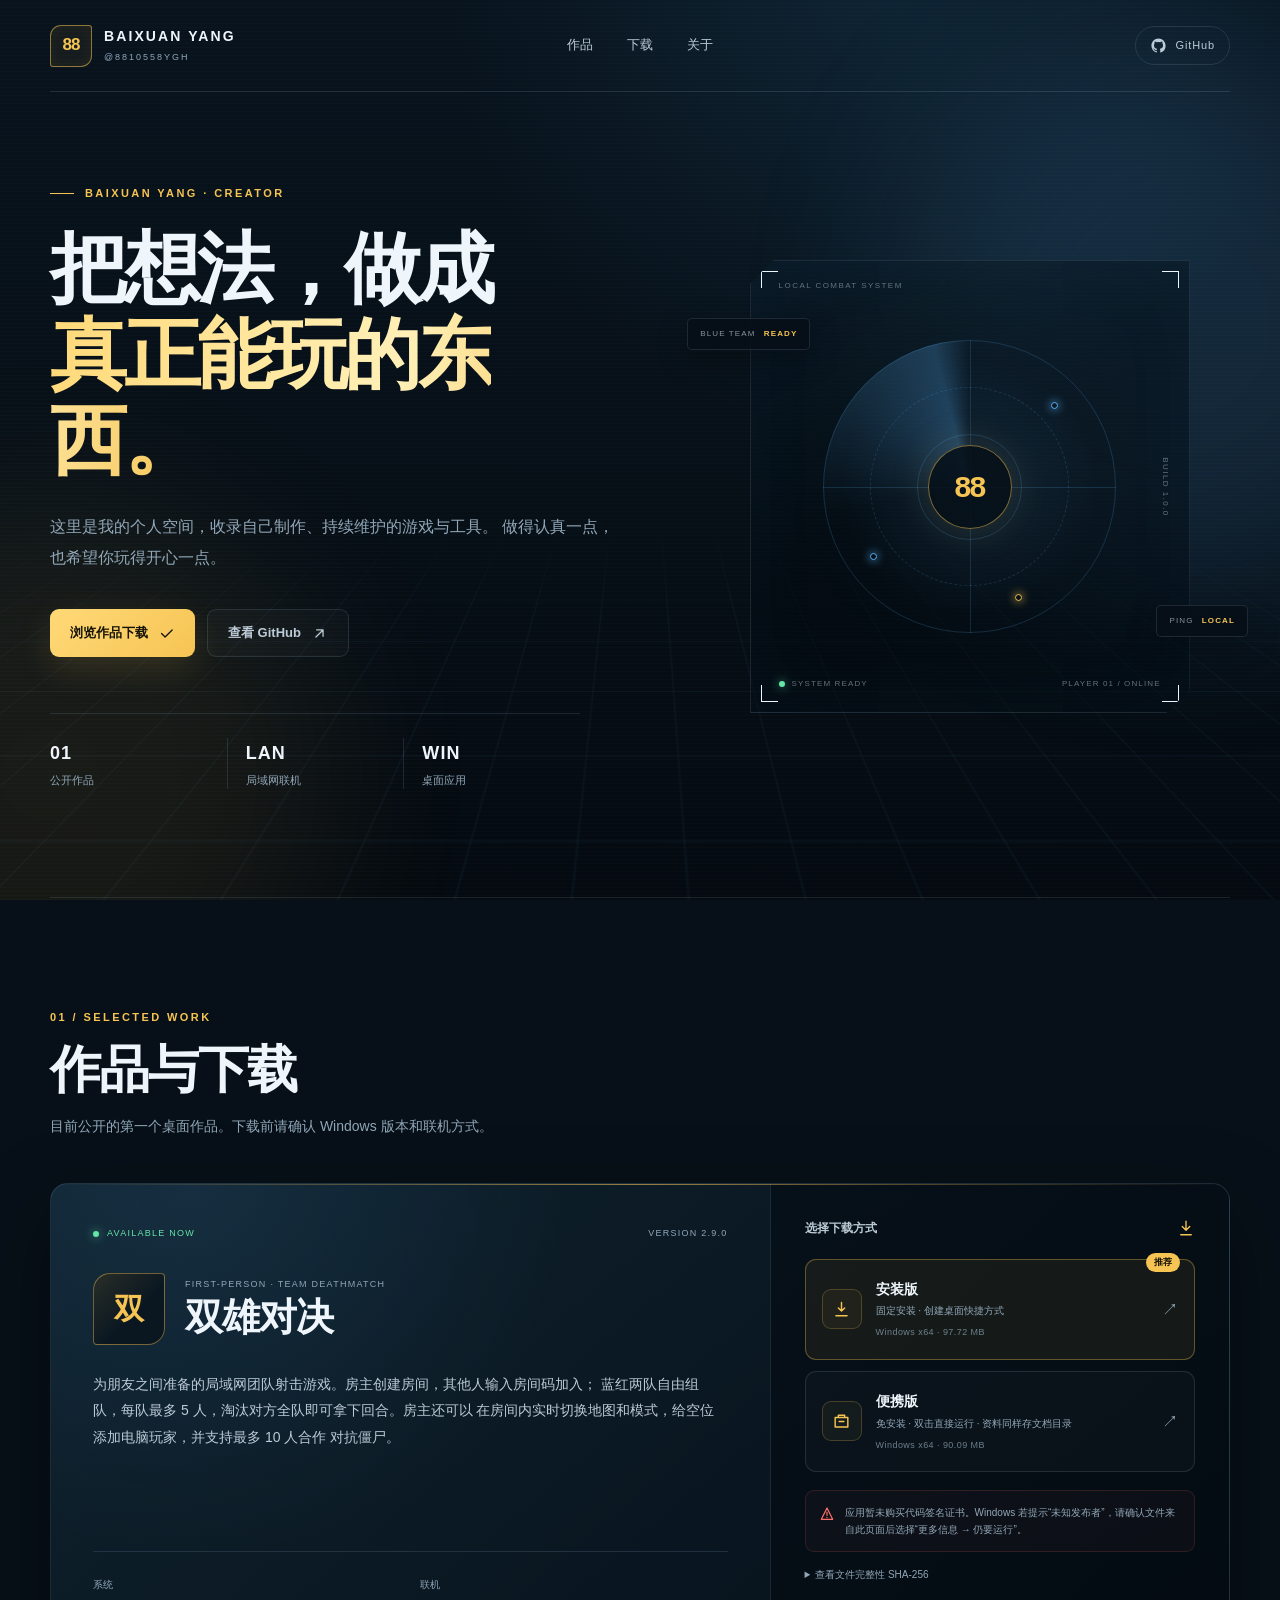
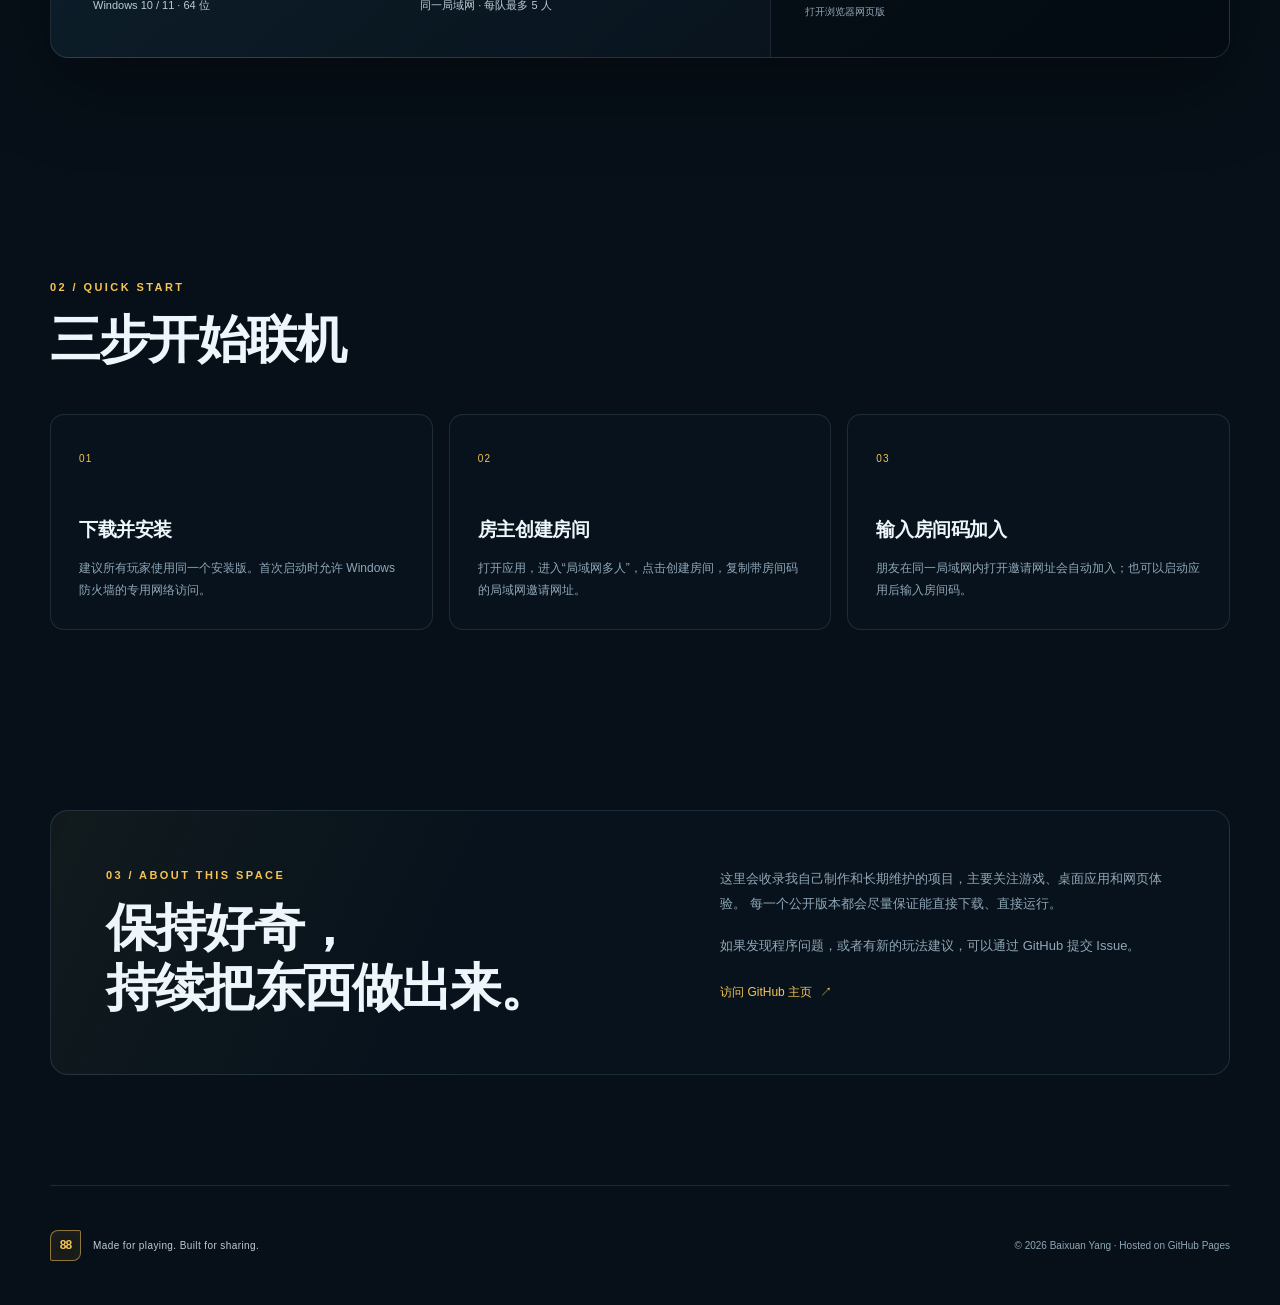
<file: index.html>
<!doctype html>
<html lang="zh-CN">
<head>
  <meta charset="utf-8">
  <meta name="viewport" content="width=device-width, initial-scale=1">
  <meta name="theme-color" content="#071018">
  <meta name="color-scheme" content="dark">
  <meta name="description" content="Baixuan Yang（8810558ygh）的个人主页，收录游戏作品与实用工具，并提供 Windows 桌面版下载。">
  <meta property="og:title" content="Baixuan Yang · 个人空间">
  <meta property="og:description" content="游戏作品与实用工具下载。">
  <meta property="og:type" content="website">
  <meta property="og:url" content="https://8810558ygh.github.io/">
  <title>Baixuan Yang · 个人空间</title>
  <link rel="icon" href="favicon.svg" type="image/svg+xml">
  <link rel="stylesheet" href="style.css">
</head>
<body>
  <a class="skip-link" href="#main">跳到主要内容</a>

  <div class="page-atmosphere" aria-hidden="true">
    <div class="grid-plane"></div>
    <div class="glow glow-a"></div>
    <div class="glow glow-b"></div>
    <div class="scan-line"></div>
  </div>

  <header class="site-header">
    <a class="brand" href="#top" aria-label="Baixuan Yang 个人空间首页">
      <span class="brand-mark">88</span>
      <span class="brand-copy">
        <strong>BAIXUAN YANG</strong>
        <small>@8810558YGH</small>
      </span>
    </a>

    <nav class="site-nav" aria-label="主导航">
      <a href="#projects">作品</a>
      <a href="#downloads">下载</a>
      <a href="#about">关于</a>
    </nav>

    <a class="github-link" href="https://github.com/8810558ygh" target="_blank" rel="noreferrer">
      <svg viewBox="0 0 24 24" aria-hidden="true">
        <path d="M12 2C6.48 2 2 6.58 2 12.23c0 4.52 2.87 8.35 6.84 9.71.5.1.68-.22.68-.49 0-.24-.01-1.04-.01-1.88-2.78.62-3.37-1.21-3.37-1.21-.45-1.18-1.11-1.49-1.11-1.49-.91-.63.07-.62.07-.62 1 .07 1.53 1.05 1.53 1.05.9 1.57 2.35 1.12 2.92.85.09-.66.35-1.12.64-1.38-2.22-.26-4.56-1.14-4.56-5.06 0-1.12.39-2.03 1.03-2.75-.1-.26-.45-1.3.1-2.71 0 0 .84-.27 2.75 1.05A9.3 9.3 0 0 1 12 6.94a9.3 9.3 0 0 1 2.5.35c1.91-1.32 2.75-1.05 2.75-1.05.55 1.41.2 2.45.1 2.71.64.72 1.03 1.63 1.03 2.75 0 3.93-2.34 4.8-4.57 5.05.36.32.68.94.68 1.9 0 1.38-.01 2.49-.01 2.83 0 .27.18.59.69.49A10.25 10.25 0 0 0 22 12.23C22 6.58 17.52 2 12 2Z"/>
      </svg>
      <span>GitHub</span>
    </a>
  </header>

  <main id="main">
    <section class="hero" id="top">
      <div class="hero-copy reveal">
        <p class="eyebrow"><span></span> BAIXUAN YANG · CREATOR</p>
        <h1>把想法，做成<br><em>真正能玩的东西。</em></h1>
        <p class="hero-lead">
          这里是我的个人空间，收录自己制作、持续维护的游戏与工具。
          做得认真一点，也希望你玩得开心一点。
        </p>
        <div class="hero-actions">
          <a class="button button-primary" href="#downloads">
            浏览作品下载
            <svg viewBox="0 0 24 24" aria-hidden="true"><path d="m5 12 5 5L20 7"/></svg>
          </a>
          <a class="button button-quiet" href="https://github.com/8810558ygh" target="_blank" rel="noreferrer">
            查看 GitHub
            <svg viewBox="0 0 24 24" aria-hidden="true"><path d="M7 17 17 7M8 7h9v9"/></svg>
          </a>
        </div>
        <div class="hero-meta" aria-label="个人空间概览">
          <div><strong>01</strong><span>公开作品</span></div>
          <div><strong>LAN</strong><span>局域网联机</span></div>
          <div><strong>WIN</strong><span>桌面应用</span></div>
        </div>
      </div>

      <div class="hero-visual reveal" aria-hidden="true">
        <div class="hud-frame">
          <span class="corner corner-tl"></span>
          <span class="corner corner-tr"></span>
          <span class="corner corner-bl"></span>
          <span class="corner corner-br"></span>
          <div class="hud-label hud-label-top">LOCAL COMBAT SYSTEM</div>
          <div class="hud-label hud-label-side">BUILD 1.0.0</div>
          <div class="radar">
            <div class="radar-ring ring-outer"></div>
            <div class="radar-ring ring-mid"></div>
            <div class="radar-ring ring-inner"></div>
            <div class="radar-sweep"></div>
            <div class="radar-axis axis-x"></div>
            <div class="radar-axis axis-y"></div>
            <div class="radar-core">88</div>
            <span class="target-dot dot-a"></span>
            <span class="target-dot dot-b"></span>
            <span class="target-dot dot-c"></span>
          </div>
          <div class="hud-status">
            <span><i></i> SYSTEM READY</span>
            <span>PLAYER 01 / ONLINE</span>
          </div>
        </div>
        <div class="floating-tag tag-one">BLUE TEAM <b>READY</b></div>
        <div class="floating-tag tag-two">PING <b>LOCAL</b></div>
      </div>
    </section>

    <section class="section projects" id="projects">
      <div class="section-heading reveal">
        <p class="section-index">01 / SELECTED WORK</p>
        <h2>作品与下载</h2>
        <p>目前公开的第一个桌面作品。下载前请确认 Windows 版本和联机方式。</p>
      </div>

      <article class="project-card reveal" id="downloads">
        <div class="project-main">
          <div class="project-topline">
            <span class="live-label"><i></i> AVAILABLE NOW</span>
            <span class="version">VERSION 2.9.0</span>
          </div>

          <div class="project-title-row">
            <div class="game-emblem" aria-hidden="true">
              <span>双</span>
            </div>
            <div>
              <p class="project-kicker">FIRST-PERSON · TEAM DEATHMATCH</p>
              <h3>双雄对决</h3>
            </div>
          </div>

          <p class="project-description">
            为朋友之间准备的局域网团队射击游戏。房主创建房间，其他人输入房间码加入；
            蓝红两队自由组队，每队最多 5 人，淘汰对方全队即可拿下回合。房主还可以
            在房间内实时切换地图和模式，给空位添加电脑玩家，并支持最多 10 人合作
            对抗僵尸。
          </p>

          <div class="requirements">
            <div>
              <small>系统</small>
              <strong>Windows 10 / 11 · 64 位</strong>
            </div>
            <div>
              <small>联机</small>
              <strong>同一局域网 · 每队最多 5 人</strong>
            </div>
          </div>
        </div>

        <div class="download-panel">
          <div class="download-panel-head">
            <span>选择下载方式</span>
            <svg viewBox="0 0 24 24" aria-hidden="true"><path d="M12 3v12m0 0 5-5m-5 5-5-5M5 21h14"/></svg>
          </div>

          <a class="download-option download-option-primary download-link"
             href="downloads/heroes-duel-2.9.0-setup.exe"
             download
             data-download="安装版">
            <span class="download-badge">推荐</span>
            <span class="download-icon">
              <svg viewBox="0 0 24 24" aria-hidden="true"><path d="M12 3v11m0 0 4-4m-4 4-4-4M5 20h14"/></svg>
            </span>
            <span class="download-copy">
              <strong>安装版</strong>
              <small>固定安装 · 创建桌面快捷方式</small>
              <em>Windows x64 · 97.72 MB</em>
            </span>
            <span class="download-arrow">↗</span>
          </a>

          <a class="download-option download-link"
             href="downloads/heroes-duel-2.9.0-portable.exe"
             download
             data-download="便携版">
            <span class="download-icon">
              <svg viewBox="0 0 24 24" aria-hidden="true"><path d="M4 7h16v12H4zM8 7V4h8v3M9 12h6"/></svg>
            </span>
            <span class="download-copy">
              <strong>便携版</strong>
              <small>免安装 · 双击直接运行 · 资料同样存文档目录</small>
              <em>Windows x64 · 90.09 MB</em>
            </span>
            <span class="download-arrow">↗</span>
          </a>

          <div class="download-note">
            <svg viewBox="0 0 24 24" aria-hidden="true"><path d="M12 3 3.5 20h17L12 3Zm0 6v5m0 3v.1"/></svg>
            <p>应用暂未购买代码签名证书。Windows 若提示“未知发布者”，请确认文件来自此页面后选择“更多信息 → 仍要运行”。</p>
          </div>

          <details class="checksum-box">
            <summary>查看文件完整性 SHA-256</summary>
            <div>
              <span>安装版</span>
              <code>81ABE3489C3729A019BAEB90E9EDFC28A95A86317CBF67D91B26769A246E9100</code>
            </div>
            <div>
              <span>便携版</span>
              <code>6A66C21FE9EFD0E8C95FB02AD637470B2D4EE61FBF097FFBCB60CE0DD4007372</code>
            </div>
          </details>

          <a class="release-link" href="https://8810558ygh.github.io/fps/">
            打开浏览器网页版
          </a>
        </div>
      </article>
    </section>

    <section class="section start-guide">
      <div class="section-heading reveal">
        <p class="section-index">02 / QUICK START</p>
        <h2>三步开始联机</h2>
      </div>
      <div class="steps">
        <article class="step-card reveal">
          <span>01</span>
          <h3>下载并安装</h3>
          <p>建议所有玩家使用同一个安装版。首次启动时允许 Windows 防火墙的专用网络访问。</p>
        </article>
        <article class="step-card reveal">
          <span>02</span>
          <h3>房主创建房间</h3>
          <p>打开应用，进入“局域网多人”，点击创建房间，复制带房间码的局域网邀请网址。</p>
        </article>
        <article class="step-card reveal">
          <span>03</span>
          <h3>输入房间码加入</h3>
          <p>朋友在同一局域网内打开邀请网址会自动加入；也可以启动应用后输入房间码。</p>
        </article>
      </div>
    </section>

    <section class="section about" id="about">
      <div class="about-panel reveal">
        <div>
          <p class="section-index">03 / ABOUT THIS SPACE</p>
          <h2>保持好奇，<br>持续把东西做出来。</h2>
        </div>
        <div class="about-copy">
          <p>
            这里会收录我自己制作和长期维护的项目，主要关注游戏、桌面应用和网页体验。
            每一个公开版本都会尽量保证能直接下载、直接运行。
          </p>
          <p>
            如果发现程序问题，或者有新的玩法建议，可以通过 GitHub 提交 Issue。
          </p>
          <a class="text-link" href="https://github.com/8810558ygh" target="_blank" rel="noreferrer">
            访问 GitHub 主页 <span>↗</span>
          </a>
        </div>
      </div>
    </section>
  </main>

  <footer class="site-footer">
    <div>
      <span class="brand-mark brand-mark-small">88</span>
      <p>Made for playing. Built for sharing.</p>
    </div>
    <p>© <span id="currentYear">2026</span> Baixuan Yang · Hosted on GitHub Pages</p>
  </footer>

  <div class="download-toast" id="downloadToast" role="status" aria-live="polite">
    正在打开下载…
  </div>

  <script src="script.js"></script>
</body>
</html>
</file>
<file: style.css>
:root {
  --bg: #071018;
  --bg-deep: #040a10;
  --panel: rgba(11, 24, 35, 0.82);
  --line: rgba(170, 205, 229, 0.14);
  --line-bright: rgba(170, 205, 229, 0.3);
  --text: #eef6fb;
  --muted: #91a7b8;
  --muted-bright: #bccbd6;
  --accent: #f6c453;
  --accent-strong: #ffd978;
  --accent-dark: #171407;
  --blue: #5eb7ff;
  --red: #ff7168;
  --green: #65e6a7;
  --font-display: "Bahnschrift", "DIN Alternate", "Microsoft YaHei", sans-serif;
  --font-body: "Microsoft YaHei", "PingFang SC", "Noto Sans SC", sans-serif;
  --radius: 18px;
  --shadow: 0 28px 80px rgba(0, 0, 0, 0.38);
}

* {
  box-sizing: border-box;
}

html {
  scroll-behavior: smooth;
}

body {
  margin: 0;
  min-width: 320px;
  color: var(--text);
  background: var(--bg);
  font-family: var(--font-body);
  font-size: 16px;
  line-height: 1.7;
  overflow-x: hidden;
}

a {
  color: inherit;
  text-decoration: none;
}

button,
a {
  -webkit-tap-highlight-color: transparent;
}

svg {
  display: block;
  fill: none;
  stroke: currentColor;
  stroke-width: 1.8;
  stroke-linecap: round;
  stroke-linejoin: round;
}

.skip-link {
  position: fixed;
  top: 12px;
  left: 12px;
  z-index: 100;
  padding: 10px 16px;
  color: var(--bg);
  background: var(--accent);
  border-radius: 8px;
  transform: translateY(-160%);
  transition: transform 180ms ease;
}

.skip-link:focus {
  transform: translateY(0);
}

.page-atmosphere {
  position: fixed;
  inset: 0;
  z-index: -1;
  overflow: hidden;
  pointer-events: none;
  background:
    radial-gradient(circle at 70% 0%, rgba(38, 94, 129, 0.22), transparent 35%),
    linear-gradient(180deg, #08131d 0%, var(--bg) 48%, var(--bg-deep) 100%);
}

.grid-plane {
  position: absolute;
  left: -20%;
  right: -20%;
  bottom: -28%;
  height: 68%;
  opacity: 0.27;
  transform: perspective(580px) rotateX(62deg);
  transform-origin: center top;
  background-image:
    linear-gradient(rgba(94, 183, 255, 0.16) 1px, transparent 1px),
    linear-gradient(90deg, rgba(94, 183, 255, 0.16) 1px, transparent 1px);
  background-size: 54px 54px;
  mask-image: linear-gradient(to bottom, transparent, #000 22%, #000 70%, transparent);
}

.glow {
  position: absolute;
  width: 35rem;
  aspect-ratio: 1;
  border-radius: 50%;
  filter: blur(90px);
  opacity: 0.14;
}

.glow-a {
  top: 5%;
  right: -14%;
  background: var(--blue);
}

.glow-b {
  top: 55%;
  left: -18%;
  background: var(--accent);
  opacity: 0.08;
}

.scan-line {
  position: absolute;
  inset: 0;
  opacity: 0.035;
  background: repeating-linear-gradient(
    to bottom,
    transparent 0,
    transparent 3px,
    #ffffff 4px
  );
}

.site-header {
  width: min(1180px, calc(100% - 48px));
  height: 92px;
  margin: 0 auto;
  display: grid;
  grid-template-columns: 1fr auto 1fr;
  align-items: center;
  gap: 24px;
  border-bottom: 1px solid var(--line);
}

.brand {
  justify-self: start;
  display: inline-flex;
  align-items: center;
  gap: 12px;
}

.brand-mark {
  width: 42px;
  height: 42px;
  display: grid;
  place-items: center;
  color: var(--accent);
  border: 1px solid rgba(246, 196, 83, 0.55);
  border-radius: 11px 3px 11px 3px;
  font-family: var(--font-display);
  font-size: 17px;
  font-weight: 800;
  letter-spacing: -1px;
  background: rgba(246, 196, 83, 0.055);
  box-shadow: inset 0 0 18px rgba(246, 196, 83, 0.05);
}

.brand-copy {
  display: flex;
  flex-direction: column;
}

.brand-copy strong {
  font-family: var(--font-display);
  font-size: 14px;
  letter-spacing: 0.15em;
}

.brand-copy small {
  margin-top: 1px;
  color: var(--muted);
  font-family: var(--font-display);
  font-size: 9px;
  letter-spacing: 0.22em;
}

.site-nav {
  display: flex;
  align-items: center;
  gap: 34px;
}

.site-nav a {
  position: relative;
  color: var(--muted-bright);
  font-size: 13px;
  transition: color 180ms ease;
}

.site-nav a::after {
  content: "";
  position: absolute;
  left: 0;
  right: 100%;
  bottom: -7px;
  height: 1px;
  background: var(--accent);
  transition: right 180ms ease;
}

.site-nav a:hover,
.site-nav a:focus-visible {
  color: var(--text);
}

.site-nav a:hover::after,
.site-nav a:focus-visible::after {
  right: 0;
}

.github-link {
  justify-self: end;
  display: inline-flex;
  align-items: center;
  gap: 8px;
  padding: 9px 14px;
  color: var(--muted-bright);
  border: 1px solid var(--line);
  border-radius: 999px;
  font-family: var(--font-display);
  font-size: 11px;
  letter-spacing: 0.08em;
  transition: color 180ms ease, border-color 180ms ease, background 180ms ease;
}

.github-link svg {
  width: 17px;
  height: 17px;
  fill: currentColor;
  stroke: none;
}

.github-link:hover,
.github-link:focus-visible {
  color: var(--text);
  border-color: var(--line-bright);
  background: rgba(255, 255, 255, 0.035);
}

main {
  width: min(1180px, calc(100% - 48px));
  margin: 0 auto;
}

.hero {
  min-height: 650px;
  padding: 92px 0 108px;
  display: grid;
  grid-template-columns: minmax(0, 1.06fr) minmax(410px, 0.94fr);
  align-items: center;
  gap: 72px;
}

.eyebrow,
.section-index {
  margin: 0 0 22px;
  color: var(--accent);
  font-family: var(--font-display);
  font-size: 11px;
  font-weight: 600;
  letter-spacing: 0.22em;
}

.eyebrow {
  display: flex;
  align-items: center;
  gap: 11px;
}

.eyebrow span {
  width: 24px;
  height: 1px;
  background: currentColor;
}

.hero h1 {
  margin: 0;
  max-width: 690px;
  font-family: var(--font-display);
  font-size: clamp(46px, 6vw, 78px);
  font-weight: 700;
  line-height: 1.12;
  letter-spacing: -0.045em;
}

.hero h1 em {
  color: transparent;
  font-style: normal;
  background: linear-gradient(100deg, var(--accent-strong), #fff0b8 60%, var(--accent));
  background-clip: text;
  -webkit-background-clip: text;
}

.hero-lead {
  max-width: 580px;
  margin: 28px 0 0;
  color: var(--muted);
  font-size: 16px;
  line-height: 1.95;
}

.hero-actions {
  margin-top: 36px;
  display: flex;
  flex-wrap: wrap;
  gap: 12px;
}

.button {
  min-height: 48px;
  display: inline-flex;
  align-items: center;
  justify-content: center;
  gap: 10px;
  padding: 0 20px;
  border-radius: 9px;
  font-size: 13px;
  font-weight: 700;
  transition: transform 180ms ease, background 180ms ease, border-color 180ms ease;
}

.button svg {
  width: 17px;
  height: 17px;
}

.button:hover,
.button:focus-visible {
  transform: translateY(-2px);
}

.button-primary {
  color: var(--accent-dark);
  background: linear-gradient(135deg, var(--accent-strong), var(--accent));
  box-shadow: 0 12px 35px rgba(246, 196, 83, 0.14);
}

.button-quiet {
  color: var(--muted-bright);
  border: 1px solid var(--line);
  background: rgba(255, 255, 255, 0.025);
}

.button-quiet:hover,
.button-quiet:focus-visible {
  color: var(--text);
  border-color: var(--line-bright);
  background: rgba(255, 255, 255, 0.05);
}

.hero-meta {
  max-width: 530px;
  margin-top: 56px;
  padding-top: 24px;
  display: grid;
  grid-template-columns: repeat(3, 1fr);
  border-top: 1px solid var(--line);
}

.hero-meta div {
  min-height: 45px;
  display: flex;
  flex-direction: column;
  gap: 2px;
  padding-left: 18px;
  border-left: 1px solid var(--line);
}

.hero-meta div:first-child {
  padding-left: 0;
  border-left: 0;
}

.hero-meta strong {
  font-family: var(--font-display);
  font-size: 18px;
  letter-spacing: 0.06em;
}

.hero-meta span {
  color: var(--muted);
  font-size: 11px;
}

.hero-visual {
  position: relative;
  min-height: 455px;
  display: grid;
  place-items: center;
}

.hud-frame {
  position: relative;
  width: min(100%, 440px);
  aspect-ratio: 0.97;
  display: grid;
  place-items: center;
  border: 1px solid var(--line);
  background:
    linear-gradient(145deg, rgba(31, 65, 87, 0.18), transparent 45%),
    rgba(4, 12, 18, 0.48);
  box-shadow: var(--shadow), inset 0 0 90px rgba(94, 183, 255, 0.035);
  clip-path: polygon(0 24px, 24px 0, 100% 0, 100% calc(100% - 24px), calc(100% - 24px) 100%, 0 100%);
}

.corner {
  position: absolute;
  width: 17px;
  height: 17px;
  border-color: rgba(246, 196, 83, 0.65);
}

.corner-tl {
  top: 10px;
  left: 10px;
  border-top: 1px solid;
  border-left: 1px solid;
}

.corner-tr {
  top: 10px;
  right: 10px;
  border-top: 1px solid;
  border-right: 1px solid;
}

.corner-bl {
  bottom: 10px;
  left: 10px;
  border-bottom: 1px solid;
  border-left: 1px solid;
}

.corner-br {
  right: 10px;
  bottom: 10px;
  border-right: 1px solid;
  border-bottom: 1px solid;
}

.hud-label {
  position: absolute;
  color: rgba(188, 203, 214, 0.5);
  font-family: var(--font-display);
  font-size: 8px;
  letter-spacing: 0.18em;
}

.hud-label-top {
  top: 18px;
  left: 28px;
}

.hud-label-side {
  top: 50%;
  right: 17px;
  writing-mode: vertical-rl;
  transform: translateY(-50%);
}

.radar {
  position: relative;
  width: 67%;
  aspect-ratio: 1;
  display: grid;
  place-items: center;
  border-radius: 50%;
  background: radial-gradient(circle, rgba(94, 183, 255, 0.11), transparent 62%);
}

.radar-ring {
  position: absolute;
  border: 1px solid rgba(94, 183, 255, 0.18);
  border-radius: 50%;
}

.ring-outer {
  inset: 0;
}

.ring-mid {
  inset: 16%;
  border-style: dashed;
}

.ring-inner {
  inset: 32%;
}

.radar-axis {
  position: absolute;
  background: rgba(94, 183, 255, 0.16);
}

.axis-x {
  left: 0;
  right: 0;
  top: 50%;
  height: 1px;
}

.axis-y {
  top: 0;
  bottom: 0;
  left: 50%;
  width: 1px;
}

.radar-sweep {
  position: absolute;
  inset: 0;
  border-radius: 50%;
  background: conic-gradient(from 0deg, transparent 0 72%, rgba(94, 183, 255, 0.24) 96%, transparent 100%);
  animation: sweep 7s linear infinite;
}

.radar-core {
  position: relative;
  z-index: 2;
  width: 84px;
  height: 84px;
  display: grid;
  place-items: center;
  border: 1px solid rgba(246, 196, 83, 0.5);
  border-radius: 50%;
  color: var(--accent);
  background: rgba(7, 16, 24, 0.84);
  font-family: var(--font-display);
  font-size: 30px;
  font-weight: 800;
  letter-spacing: -0.05em;
  box-shadow: 0 0 44px rgba(246, 196, 83, 0.13);
}

.target-dot {
  position: absolute;
  z-index: 2;
  width: 7px;
  height: 7px;
  border: 1px solid var(--blue);
  border-radius: 50%;
  box-shadow: 0 0 10px var(--blue);
}

.dot-a {
  top: 21%;
  right: 20%;
}

.dot-b {
  bottom: 25%;
  left: 16%;
}

.dot-c {
  right: 32%;
  bottom: 11%;
  border-color: var(--accent);
  box-shadow: 0 0 10px var(--accent);
}

.hud-status {
  position: absolute;
  right: 28px;
  bottom: 22px;
  left: 28px;
  display: flex;
  justify-content: space-between;
  color: rgba(188, 203, 214, 0.52);
  font-family: var(--font-display);
  font-size: 8px;
  letter-spacing: 0.14em;
}

.hud-status span:first-child {
  display: inline-flex;
  align-items: center;
  gap: 7px;
}

.hud-status i,
.live-label i {
  width: 6px;
  height: 6px;
  border-radius: 50%;
  background: var(--green);
  box-shadow: 0 0 10px rgba(101, 230, 167, 0.75);
}

.floating-tag {
  position: absolute;
  z-index: 3;
  padding: 8px 12px;
  color: rgba(188, 203, 214, 0.7);
  border: 1px solid var(--line);
  border-radius: 5px;
  background: rgba(7, 16, 24, 0.92);
  box-shadow: 0 10px 30px rgba(0, 0, 0, 0.3);
  font-family: var(--font-display);
  font-size: 8px;
  letter-spacing: 0.14em;
}

.floating-tag b {
  margin-left: 5px;
  color: var(--accent);
  font-weight: 600;
}

.tag-one {
  top: 13%;
  left: -22px;
}

.tag-two {
  right: -18px;
  bottom: 17%;
}

.section {
  padding: 110px 0;
}

.projects {
  border-top: 1px solid var(--line);
}

.section-heading {
  max-width: 720px;
  margin-bottom: 44px;
}

.section-index {
  margin-bottom: 13px;
}

.section-heading h2,
.about h2 {
  margin: 0;
  font-family: var(--font-display);
  font-size: clamp(34px, 4vw, 52px);
  line-height: 1.18;
  letter-spacing: -0.035em;
}

.section-heading > p:last-child {
  margin: 15px 0 0;
  color: var(--muted);
  font-size: 14px;
}

.project-card {
  position: relative;
  display: grid;
  grid-template-columns: minmax(0, 1.22fr) minmax(360px, 0.78fr);
  overflow: hidden;
  border: 1px solid var(--line);
  border-radius: var(--radius);
  background:
    radial-gradient(circle at 12% 0%, rgba(94, 183, 255, 0.095), transparent 33%),
    linear-gradient(140deg, rgba(16, 35, 49, 0.92), rgba(6, 15, 23, 0.96));
  box-shadow: var(--shadow);
}

.project-card::before {
  content: "";
  position: absolute;
  left: 0;
  right: 0;
  top: 0;
  height: 1px;
  background: linear-gradient(90deg, transparent, rgba(246, 196, 83, 0.58), transparent);
}

.project-main {
  padding: 42px;
  display: flex;
  flex-direction: column;
}

.project-topline {
  display: flex;
  align-items: center;
  justify-content: space-between;
  color: var(--muted);
  font-family: var(--font-display);
  font-size: 9px;
  letter-spacing: 0.14em;
}

.live-label {
  display: inline-flex;
  align-items: center;
  gap: 8px;
  color: var(--green);
}

.project-title-row {
  margin-top: 31px;
  display: flex;
  align-items: center;
  gap: 20px;
}

.game-emblem {
  flex: 0 0 auto;
  width: 72px;
  height: 72px;
  display: grid;
  place-items: center;
  border: 1px solid rgba(246, 196, 83, 0.43);
  border-radius: 17px 4px 17px 4px;
  color: var(--accent);
  background:
    linear-gradient(135deg, rgba(246, 196, 83, 0.13), transparent 58%),
    #0a1721;
  font-family: var(--font-display);
  font-size: 30px;
  font-weight: 700;
}

.project-kicker {
  margin: 0 0 3px;
  color: var(--muted);
  font-family: var(--font-display);
  font-size: 9px;
  letter-spacing: 0.14em;
}

.project-title-row h3 {
  margin: 0;
  font-family: var(--font-display);
  font-size: 38px;
  line-height: 1.2;
  letter-spacing: -0.03em;
}

.project-description {
  max-width: 630px;
  margin: 26px 0 0;
  color: var(--muted-bright);
  font-size: 14px;
  line-height: 1.9;
}

.requirements {
  margin-top: auto;
  padding-top: 24px;
  display: grid;
  grid-template-columns: repeat(2, minmax(0, 1fr));
  gap: 20px;
  border-top: 1px solid var(--line);
}

.requirements div {
  display: flex;
  flex-direction: column;
  gap: 3px;
}

.requirements small {
  color: var(--muted);
  font-size: 10px;
}

.requirements strong {
  color: var(--muted-bright);
  font-size: 11px;
  font-weight: 500;
}

.download-panel {
  padding: 34px;
  border-left: 1px solid var(--line);
  background: rgba(2, 9, 14, 0.5);
}

.download-panel-head {
  margin-bottom: 20px;
  display: flex;
  align-items: center;
  justify-content: space-between;
  color: var(--muted-bright);
  font-size: 12px;
  font-weight: 600;
}

.download-panel-head svg {
  width: 18px;
  height: 18px;
  color: var(--accent);
}

.download-option {
  position: relative;
  display: grid;
  grid-template-columns: auto 1fr auto;
  align-items: center;
  gap: 14px;
  margin-top: 11px;
  padding: 18px 16px;
  border: 1px solid var(--line);
  border-radius: 11px;
  background: rgba(255, 255, 255, 0.025);
  transition: transform 180ms ease, border-color 180ms ease, background 180ms ease;
}

.download-option:hover,
.download-option:focus-visible {
  transform: translateY(-2px);
  border-color: rgba(246, 196, 83, 0.45);
  background: rgba(246, 196, 83, 0.055);
}

.download-option-primary {
  border-color: rgba(246, 196, 83, 0.34);
  background: rgba(246, 196, 83, 0.065);
}

.download-badge {
  position: absolute;
  top: -7px;
  right: 14px;
  padding: 2px 8px;
  color: var(--accent-dark);
  background: var(--accent);
  border-radius: 999px;
  font-size: 9px;
  font-weight: 700;
}

.download-icon {
  width: 40px;
  height: 40px;
  display: grid;
  place-items: center;
  color: var(--accent);
  border: 1px solid rgba(246, 196, 83, 0.22);
  border-radius: 9px;
  background: rgba(246, 196, 83, 0.045);
}

.download-icon svg {
  width: 19px;
  height: 19px;
}

.download-copy {
  min-width: 0;
  display: flex;
  flex-direction: column;
}

.download-copy strong {
  font-size: 14px;
}

.download-copy small {
  margin-top: 2px;
  color: var(--muted);
  font-size: 10px;
  line-height: 1.5;
}

.download-copy em {
  margin-top: 7px;
  color: rgba(145, 167, 184, 0.72);
  font-family: var(--font-display);
  font-size: 9px;
  font-style: normal;
  letter-spacing: 0.05em;
}

.download-arrow {
  color: var(--muted);
  font-family: var(--font-display);
  font-size: 16px;
  transition: color 180ms ease, transform 180ms ease;
}

.download-option:hover .download-arrow,
.download-option:focus-visible .download-arrow {
  color: var(--accent);
  transform: translate(2px, -2px);
}

.download-note {
  margin-top: 18px;
  display: flex;
  align-items: flex-start;
  gap: 10px;
  padding: 13px;
  color: var(--muted);
  border: 1px solid rgba(255, 113, 104, 0.15);
  border-radius: 9px;
  background: rgba(255, 113, 104, 0.035);
}

.download-note svg {
  flex: 0 0 auto;
  width: 16px;
  height: 16px;
  margin-top: 2px;
  color: var(--red);
}

.download-note p {
  margin: 0;
  font-size: 10px;
  line-height: 1.7;
}

.checksum-box {
  margin-top: 14px;
  color: var(--muted);
  font-size: 10px;
}

.checksum-box summary {
  cursor: pointer;
  user-select: none;
}

.checksum-box > div {
  margin-top: 11px;
  display: grid;
  gap: 4px;
}

.checksum-box span {
  color: var(--muted-bright);
}

.checksum-box code {
  display: block;
  padding: 7px 8px;
  overflow-wrap: anywhere;
  color: rgba(188, 203, 214, 0.65);
  border: 1px solid var(--line);
  border-radius: 5px;
  background: rgba(0, 0, 0, 0.18);
  font-family: Consolas, monospace;
  font-size: 8px;
  line-height: 1.65;
}

.release-link {
  display: inline-block;
  margin-top: 20px;
  color: var(--muted);
  font-size: 10px;
  transition: color 180ms ease;
}

.release-link:hover,
.release-link:focus-visible {
  color: var(--accent);
}

.steps {
  display: grid;
  grid-template-columns: repeat(3, 1fr);
  gap: 16px;
}

.step-card {
  min-height: 216px;
  padding: 28px;
  border: 1px solid var(--line);
  border-radius: 14px;
  background: rgba(9, 21, 31, 0.58);
  transition: border-color 180ms ease, background 180ms ease;
}

.step-card:hover {
  border-color: var(--line-bright);
  background: rgba(13, 28, 40, 0.7);
}

.step-card > span {
  color: var(--accent);
  font-family: var(--font-display);
  font-size: 10px;
  letter-spacing: 0.12em;
}

.step-card h3 {
  margin: 44px 0 10px;
  font-family: var(--font-display);
  font-size: 19px;
  letter-spacing: -0.02em;
}

.step-card p {
  margin: 0;
  color: var(--muted);
  font-size: 12px;
  line-height: 1.85;
}

.about {
  padding-top: 70px;
}

.about-panel {
  display: grid;
  grid-template-columns: 1fr 0.85fr;
  gap: 80px;
  padding: 55px;
  border: 1px solid var(--line);
  border-radius: var(--radius);
  background:
    linear-gradient(115deg, rgba(246, 196, 83, 0.045), transparent 35%),
    rgba(9, 21, 31, 0.58);
}

.about-copy p {
  margin: 0 0 16px;
  color: var(--muted);
  font-size: 13px;
  line-height: 1.95;
}

.text-link {
  display: inline-flex;
  align-items: center;
  gap: 8px;
  margin-top: 8px;
  color: var(--accent);
  font-size: 12px;
}

.text-link span {
  transition: transform 180ms ease;
}

.text-link:hover span,
.text-link:focus-visible span {
  transform: translate(2px, -2px);
}

.site-footer {
  width: min(1180px, calc(100% - 48px));
  min-height: 120px;
  margin: 0 auto;
  padding: 28px 0;
  display: flex;
  align-items: center;
  justify-content: space-between;
  gap: 30px;
  color: var(--muted);
  border-top: 1px solid var(--line);
  font-size: 10px;
}

.site-footer > div {
  display: flex;
  align-items: center;
  gap: 12px;
}

.site-footer p {
  margin: 0;
}

.site-footer > div p {
  color: var(--muted-bright);
  font-family: var(--font-display);
  letter-spacing: 0.04em;
}

.brand-mark-small {
  width: 31px;
  height: 31px;
  border-radius: 8px 2px 8px 2px;
  font-size: 12px;
}

.download-toast {
  position: fixed;
  right: 24px;
  bottom: 24px;
  z-index: 20;
  padding: 12px 17px;
  color: var(--accent-dark);
  background: var(--accent);
  border-radius: 8px;
  box-shadow: 0 18px 50px rgba(0, 0, 0, 0.35);
  font-size: 12px;
  font-weight: 700;
  opacity: 0;
  pointer-events: none;
  transform: translateY(12px);
  transition: opacity 180ms ease, transform 180ms ease;
}

.download-toast.is-visible {
  opacity: 1;
  transform: translateY(0);
}

.reveal {
  opacity: 0;
  transform: translateY(18px);
  transition: opacity 650ms ease, transform 650ms cubic-bezier(0.2, 0.7, 0.2, 1);
}

.reveal.is-visible {
  opacity: 1;
  transform: translateY(0);
}

@keyframes sweep {
  to {
    transform: rotate(360deg);
  }
}

@media (max-width: 980px) {
  .site-header {
    grid-template-columns: 1fr auto;
  }

  .site-nav {
    display: none;
  }

  .hero {
    min-height: auto;
    grid-template-columns: 1fr;
    gap: 52px;
    padding-top: 76px;
  }

  .hero-copy {
    max-width: 700px;
  }

  .hero-visual {
    min-height: 430px;
  }

  .hud-frame {
    width: min(86vw, 440px);
  }

  .project-card {
    grid-template-columns: 1fr;
  }

  .download-panel {
    border-top: 1px solid var(--line);
    border-left: 0;
  }

  .about-panel {
    grid-template-columns: 1fr;
    gap: 34px;
  }
}

@media (max-width: 700px) {
  .site-header,
  main,
  .site-footer {
    width: min(100% - 30px, 1180px);
  }

  .site-header {
    height: 78px;
  }

  .github-link span {
    display: none;
  }

  .github-link {
    width: 38px;
    height: 38px;
    justify-content: center;
    padding: 0;
  }

  .hero {
    padding: 60px 0 76px;
  }

  .hero h1 {
    font-size: clamp(39px, 12vw, 58px);
    letter-spacing: -0.055em;
  }

  .hero-lead {
    margin-top: 21px;
    font-size: 14px;
  }

  .hero-actions {
    margin-top: 28px;
  }

  .button {
    flex: 1 1 auto;
  }

  .hero-meta {
    margin-top: 38px;
  }

  .hero-meta div {
    padding-left: 10px;
  }

  .hero-meta strong {
    font-size: 15px;
  }

  .hero-meta span {
    font-size: 9px;
  }

  .hero-visual {
    min-height: 350px;
  }

  .hud-frame {
    width: min(92vw, 370px);
  }

  .radar-core {
    width: 66px;
    height: 66px;
    font-size: 24px;
  }

  .floating-tag {
    display: none;
  }

  .section {
    padding: 78px 0;
  }

  .section-heading {
    margin-bottom: 30px;
  }

  .section-heading h2,
  .about h2 {
    font-size: 35px;
  }

  .project-main,
  .download-panel {
    padding: 25px 20px;
  }

  .project-title-row {
    align-items: flex-start;
  }

  .game-emblem {
    width: 58px;
    height: 58px;
    font-size: 24px;
  }

  .project-title-row h3 {
    font-size: 31px;
  }

  .project-kicker {
    line-height: 1.55;
  }

  .requirements {
    grid-template-columns: 1fr;
  }

  .steps {
    grid-template-columns: 1fr;
  }

  .step-card {
    min-height: 0;
  }

  .step-card h3 {
    margin-top: 24px;
  }

  .about-panel {
    padding: 30px 22px;
  }

  .site-footer {
    align-items: flex-start;
    flex-direction: column;
    gap: 12px;
    padding: 25px 0 35px;
  }

  .download-toast {
    right: 15px;
    bottom: 15px;
    left: 15px;
    text-align: center;
  }
}

@media (prefers-reduced-motion: reduce) {
  html {
    scroll-behavior: auto;
  }

  *,
  *::before,
  *::after {
    animation-duration: 0.01ms !important;
    animation-iteration-count: 1 !important;
    transition-duration: 0.01ms !important;
  }

  .reveal {
    opacity: 1;
    transform: none;
  }
}
</file>
